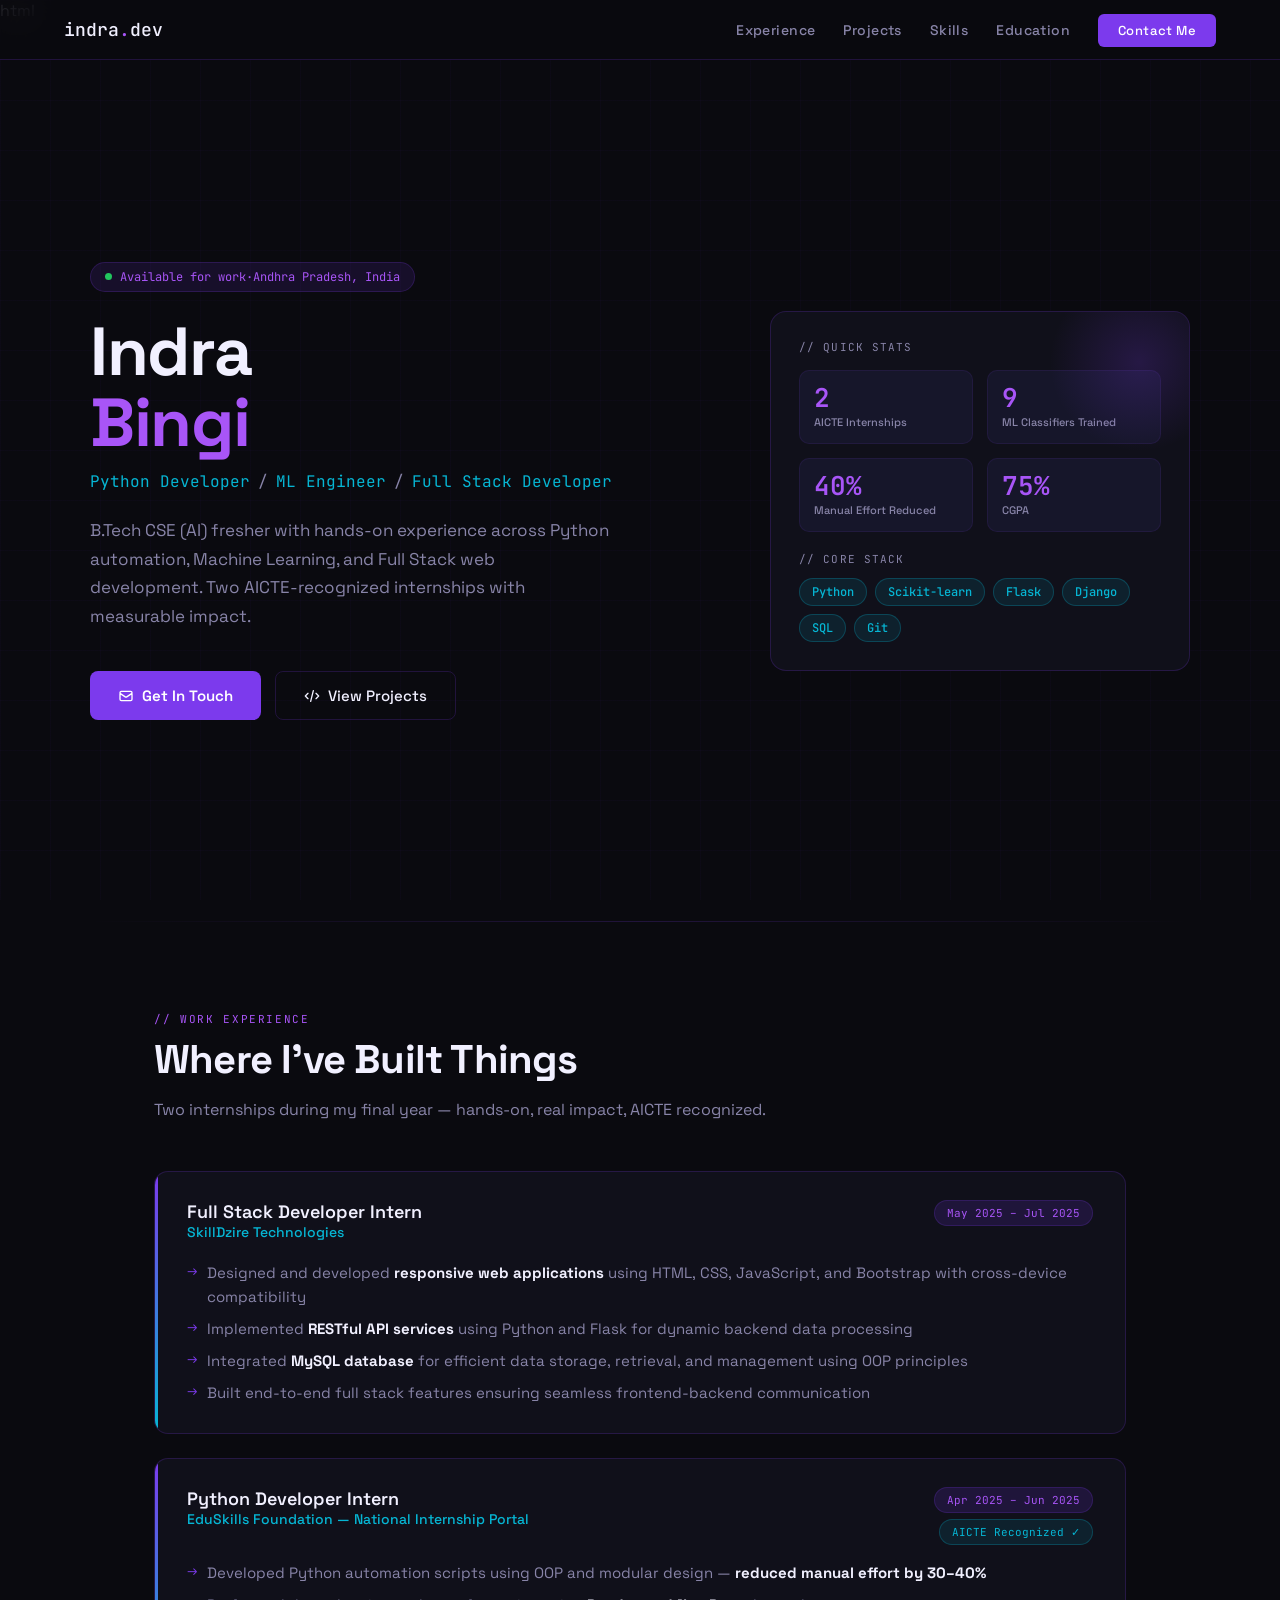
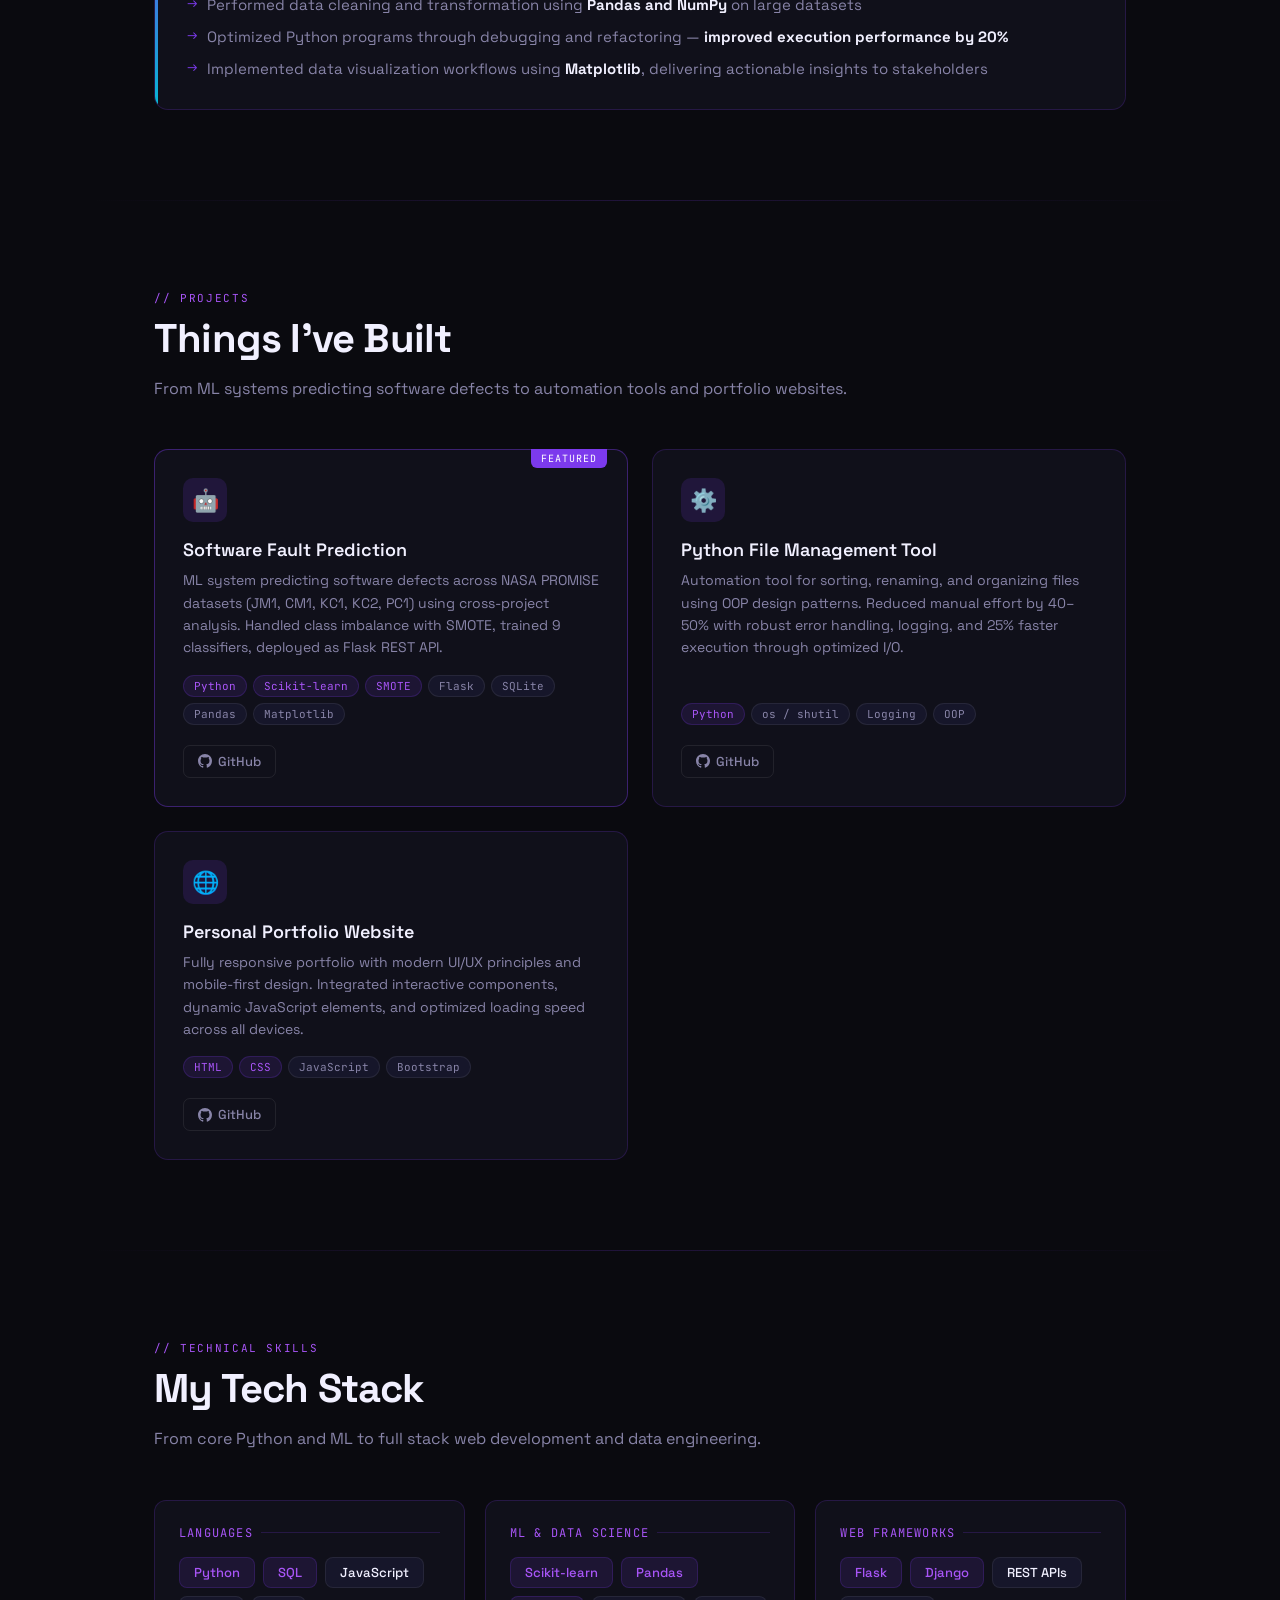
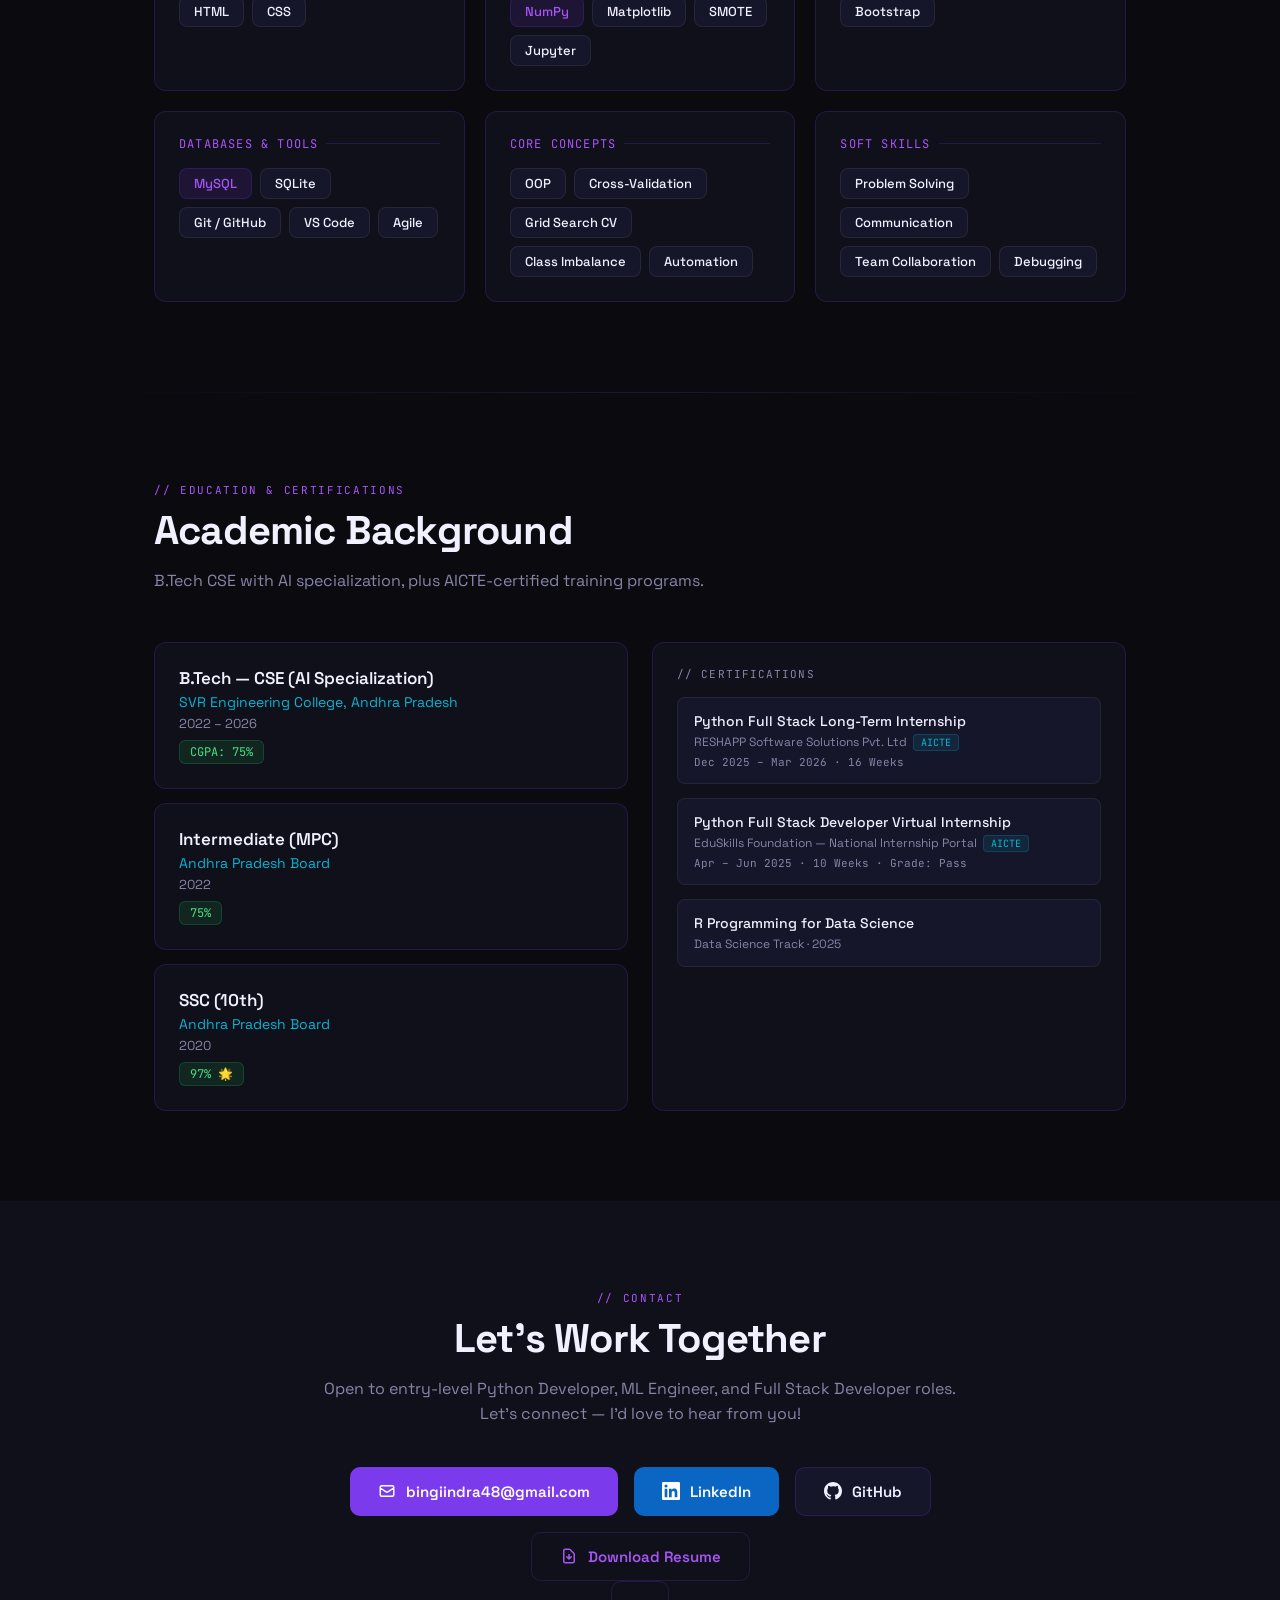
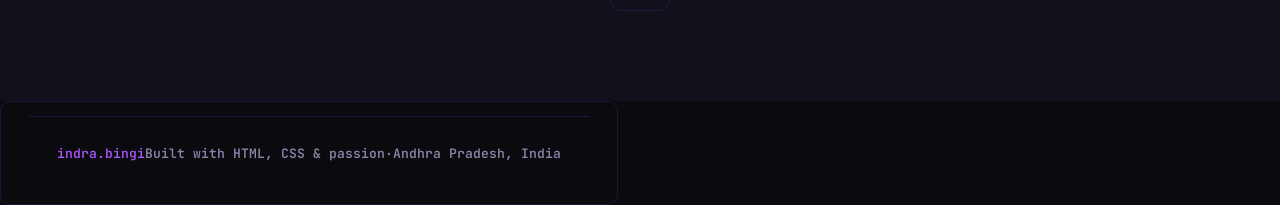
<file: index.html>
html

<!DOCTYPE html>
<html lang="en">
<head>
<meta charset="UTF-8">
<meta name="viewport" content="width=device-width, initial-scale=1.0">
<title>Indra Bingi — Python Developer & ML Engineer</title>
<link href="https://fonts.googleapis.com/css2?family=Space+Grotesk:wght@300;400;500;600;700&family=JetBrains+Mono:wght@400;500&display=swap" rel="stylesheet">
<style>
  :root {
    --bg: #0a0a0f;
    --bg2: #10101a;
    --bg3: #16162a;
    --accent: #7c3aed;
    --accent2: #a855f7;
    --accent3: #06b6d4;
    --text: #f1f0ff;
    --muted: #8884a8;
    --border: rgba(124, 58, 237, 0.2);
    --glow: rgba(124, 58, 237, 0.15);
  }
  * { margin: 0; padding: 0; box-sizing: border-box; }
  html { scroll-behavior: smooth; }
  body {
    font-family: 'Space Grotesk', sans-serif;
    background: var(--bg);
    color: var(--text);
    overflow-x: hidden;
  }
  code, .mono { font-family: 'JetBrains Mono', monospace; }

  /* GRID BACKGROUND */
  body::before {
    content: '';
    position: fixed;
    inset: 0;
    background-image:
      linear-gradient(rgba(124, 58, 237, 0.03) 1px, transparent 1px),
      linear-gradient(90deg, rgba(124, 58, 237, 0.03) 1px, transparent 1px);
    background-size: 50px 50px;
    pointer-events: none;
    z-index: 0;
  }

  /* NAV */
  nav {
    position: fixed;
    top: 0; left: 0; right: 0;
    z-index: 100;
    padding: 18px 5%;
    display: flex;
    align-items: center;
    justify-content: space-between;
    background: rgba(10, 10, 15, 0.85);
    backdrop-filter: blur(16px);
    border-bottom: 1px solid var(--border);
  }
  .nav-logo {
    font-family: 'JetBrains Mono', monospace;
    font-size: 18px;
    font-weight: 500;
    color: var(--text);
    text-decoration: none;
  }
  .nav-logo span { color: var(--accent2); }
  .nav-links { display: flex; gap: 28px; list-style: none; }
  .nav-links a {
    color: var(--muted);
    text-decoration: none;
    font-size: 14px;
    font-weight: 500;
    letter-spacing: 0.03em;
    transition: color 0.2s;
  }
  .nav-links a:hover { color: var(--accent2); }
  .nav-cta {
    background: var(--accent);
    color: #fff !important;
    padding: 8px 20px;
    border-radius: 6px;
    font-size: 13px !important;
    transition: background 0.2s, transform 0.15s !important;
  }
  .nav-cta:hover { background: var(--accent2) !important; transform: translateY(-1px); }

  /* SECTIONS COMMON */
  section { position: relative; z-index: 1; }

  /* HERO */
  #hero {
    min-height: 100vh;
    display: flex;
    align-items: center;
    padding: 120px 5% 80px;
  }
  .hero-inner {
    max-width: 1100px;
    margin: 0 auto;
    display: grid;
    grid-template-columns: 1fr 420px;
    gap: 60px;
    align-items: center;
    width: 100%;
  }
  .hero-tag {
    display: inline-flex;
    align-items: center;
    gap: 8px;
    background: rgba(124, 58, 237, 0.12);
    border: 1px solid var(--border);
    border-radius: 100px;
    padding: 6px 14px;
    font-size: 12px;
    font-family: 'JetBrains Mono', monospace;
    color: var(--accent2);
    margin-bottom: 24px;
  }
  .hero-tag::before {
    content: '';
    width: 7px; height: 7px;
    border-radius: 50%;
    background: #22c55e;
    animation: pulse 2s infinite;
  }
  @keyframes pulse {
    0%, 100% { opacity: 1; }
    50% { opacity: 0.4; }
  }
  .hero-name {
    font-size: clamp(42px, 6vw, 68px);
    font-weight: 700;
    line-height: 1.05;
    margin-bottom: 12px;
    letter-spacing: -0.02em;
  }
  .hero-name .accent { color: var(--accent2); }
  .hero-roles {
    font-family: 'JetBrains Mono', monospace;
    font-size: 16px;
    color: var(--accent3);
    margin-bottom: 24px;
    display: flex;
    align-items: center;
    gap: 8px;
    flex-wrap: wrap;
  }
  .hero-roles .sep { color: var(--muted); }
  .hero-desc {
    font-size: 17px;
    color: var(--muted);
    line-height: 1.7;
    max-width: 520px;
    margin-bottom: 40px;
  }
  .hero-btns { display: flex; gap: 14px; flex-wrap: wrap; }
  .btn-primary {
    display: inline-flex;
    align-items: center;
    gap: 8px;
    background: var(--accent);
    color: #fff;
    padding: 14px 28px;
    border-radius: 8px;
    text-decoration: none;
    font-weight: 600;
    font-size: 15px;
    transition: background 0.2s, transform 0.15s;
  }
  .btn-primary:hover { background: var(--accent2); transform: translateY(-2px); }
  .btn-secondary {
    display: inline-flex;
    align-items: center;
    gap: 8px;
    background: transparent;
    color: var(--text);
    padding: 14px 28px;
    border-radius: 8px;
    border: 1px solid var(--border);
    text-decoration: none;
    font-weight: 500;
    font-size: 15px;
    transition: border-color 0.2s, background 0.2s, transform 0.15s;
  }
  .btn-secondary:hover { border-color: var(--accent2); background: var(--glow); transform: translateY(-2px); }

  .hero-card {
    background: var(--bg2);
    border: 1px solid var(--border);
    border-radius: 16px;
    padding: 28px;
    position: relative;
    overflow: hidden;
  }
  .hero-card::before {
    content: '';
    position: absolute;
    top: -40px; right: -40px;
    width: 180px; height: 180px;
    border-radius: 50%;
    background: radial-gradient(circle, rgba(124,58,237,0.2) 0%, transparent 70%);
    pointer-events: none;
  }
  .card-title {
    font-family: 'JetBrains Mono', monospace;
    font-size: 11px;
    text-transform: uppercase;
    letter-spacing: 0.1em;
    color: var(--muted);
    margin-bottom: 16px;
  }
  .stat-grid { display: grid; grid-template-columns: 1fr 1fr; gap: 14px; margin-bottom: 20px; }
  .stat-box {
    background: var(--bg3);
    border-radius: 10px;
    padding: 14px;
    border: 1px solid rgba(124,58,237,0.1);
  }
  .stat-num {
    font-family: 'JetBrains Mono', monospace;
    font-size: 26px;
    font-weight: 600;
    color: var(--accent2);
    line-height: 1;
    margin-bottom: 4px;
  }
  .stat-label { font-size: 11px; color: var(--muted); font-weight: 500; }
  .skill-tags { display: flex; flex-wrap: wrap; gap: 8px; }
  .skill-tag {
    background: rgba(6, 182, 212, 0.1);
    border: 1px solid rgba(6, 182, 212, 0.25);
    color: var(--accent3);
    padding: 5px 12px;
    border-radius: 100px;
    font-size: 12px;
    font-family: 'JetBrains Mono', monospace;
    font-weight: 500;
  }

  /* SECTIONS */
  .section-wrap { max-width: 1100px; margin: 0 auto; padding: 90px 5%; }
  .section-label {
    font-family: 'JetBrains Mono', monospace;
    font-size: 11px;
    text-transform: uppercase;
    letter-spacing: 0.15em;
    color: var(--accent2);
    margin-bottom: 8px;
  }
  .section-title {
    font-size: clamp(28px, 4vw, 40px);
    font-weight: 700;
    letter-spacing: -0.02em;
    margin-bottom: 12px;
  }
  .section-sub { font-size: 16px; color: var(--muted); line-height: 1.6; margin-bottom: 48px; }

  /* EXPERIENCE */
  .exp-list { display: flex; flex-direction: column; gap: 24px; }
  .exp-card {
    background: var(--bg2);
    border: 1px solid var(--border);
    border-radius: 14px;
    padding: 28px 32px;
    transition: border-color 0.2s, transform 0.2s;
    position: relative;
    overflow: hidden;
  }
  .exp-card::before {
    content: '';
    position: absolute;
    left: 0; top: 0; bottom: 0;
    width: 3px;
    background: linear-gradient(to bottom, var(--accent), var(--accent3));
    border-radius: 3px 0 0 3px;
  }
  .exp-card:hover { border-color: rgba(124,58,237,0.45); transform: translateX(4px); }
  .exp-header { display: flex; justify-content: space-between; align-items: flex-start; flex-wrap: wrap; gap: 12px; margin-bottom: 8px; }
  .exp-title { font-size: 18px; font-weight: 600; }
  .exp-company { font-size: 14px; color: var(--accent3); font-weight: 500; margin-bottom: 4px; }
  .exp-badge {
    background: rgba(124,58,237,0.15);
    border: 1px solid var(--border);
    color: var(--accent2);
    padding: 5px 12px;
    border-radius: 100px;
    font-size: 11px;
    font-family: 'JetBrains Mono', monospace;
    white-space: nowrap;
  }
  .exp-aicte {
    background: rgba(6,182,212,0.1);
    border-color: rgba(6,182,212,0.25);
    color: var(--accent3);
  }
  .exp-bullets { margin-top: 16px; padding-left: 0; list-style: none; display: flex; flex-direction: column; gap: 8px; }
  .exp-bullets li {
    font-size: 15px;
    color: var(--muted);
    line-height: 1.6;
    padding-left: 20px;
    position: relative;
  }
  .exp-bullets li::before {
    content: '→';
    position: absolute;
    left: 0;
    color: var(--accent);
    font-size: 13px;
  }
  .exp-bullets strong { color: var(--text); }

  /* PROJECTS */
  .projects-grid { display: grid; grid-template-columns: repeat(auto-fit, minmax(320px, 1fr)); gap: 24px; }
  .proj-card {
    background: var(--bg2);
    border: 1px solid var(--border);
    border-radius: 14px;
    padding: 28px;
    display: flex;
    flex-direction: column;
    transition: border-color 0.2s, transform 0.2s;
  }
  .proj-card:hover { border-color: rgba(124,58,237,0.5); transform: translateY(-4px); }
  .proj-icon {
    width: 44px; height: 44px;
    background: rgba(124,58,237,0.15);
    border-radius: 10px;
    display: flex;
    align-items: center;
    justify-content: center;
    font-size: 22px;
    margin-bottom: 16px;
  }
  .proj-title { font-size: 18px; font-weight: 600; margin-bottom: 8px; }
  .proj-desc { font-size: 14px; color: var(--muted); line-height: 1.6; margin-bottom: 16px; flex: 1; }
  .proj-stack { display: flex; flex-wrap: wrap; gap: 6px; margin-bottom: 20px; }
  .proj-tag {
    background: var(--bg3);
    color: var(--muted);
    padding: 3px 10px;
    border-radius: 100px;
    font-size: 11px;
    font-family: 'JetBrains Mono', monospace;
    border: 1px solid rgba(255,255,255,0.07);
  }
  .proj-tag.highlight {
    background: rgba(124,58,237,0.12);
    color: var(--accent2);
    border-color: var(--border);
  }
  .proj-links { display: flex; gap: 10px; margin-top: auto; }
  .proj-link {
    display: inline-flex;
    align-items: center;
    gap: 6px;
    color: var(--muted);
    text-decoration: none;
    font-size: 13px;
    font-weight: 500;
    padding: 7px 14px;
    border: 1px solid rgba(255,255,255,0.08);
    border-radius: 7px;
    transition: color 0.2s, border-color 0.2s;
  }
  .proj-link:hover { color: var(--accent2); border-color: var(--border); }
  .proj-feat {
    border-color: rgba(124,58,237,0.4);
    position: relative;
  }
  .proj-feat::before {
    content: 'FEATURED';
    position: absolute;
    top: -1px; right: 20px;
    font-size: 10px;
    font-family: 'JetBrains Mono', monospace;
    letter-spacing: 0.1em;
    background: var(--accent);
    color: #fff;
    padding: 3px 10px;
    border-radius: 0 0 6px 6px;
  }

  /* SKILLS */
  .skills-grid { display: grid; grid-template-columns: repeat(auto-fit, minmax(280px, 1fr)); gap: 20px; }
  .skill-group {
    background: var(--bg2);
    border: 1px solid var(--border);
    border-radius: 12px;
    padding: 24px;
  }
  .skill-group-title {
    font-family: 'JetBrains Mono', monospace;
    font-size: 12px;
    text-transform: uppercase;
    letter-spacing: 0.1em;
    color: var(--accent2);
    margin-bottom: 16px;
    display: flex;
    align-items: center;
    gap: 8px;
  }
  .skill-group-title::after {
    content: '';
    flex: 1;
    height: 1px;
    background: var(--border);
  }
  .skill-pills { display: flex; flex-wrap: wrap; gap: 8px; }
  .skill-pill {
    background: var(--bg3);
    border: 1px solid rgba(255,255,255,0.07);
    color: var(--text);
    padding: 6px 14px;
    border-radius: 8px;
    font-size: 13px;
    font-weight: 500;
    transition: border-color 0.2s, background 0.2s;
  }
  .skill-pill:hover { border-color: var(--accent); background: var(--glow); }
  .skill-pill.core {
    background: rgba(124,58,237,0.12);
    border-color: var(--border);
    color: var(--accent2);
  }

  /* EDUCATION & CERTS */
  .edu-certs-grid { display: grid; grid-template-columns: 1fr 1fr; gap: 24px; }
  .edu-card, .cert-card {
    background: var(--bg2);
    border: 1px solid var(--border);
    border-radius: 12px;
    padding: 24px;
  }
  .edu-degree { font-size: 17px; font-weight: 600; margin-bottom: 4px; }
  .edu-school { font-size: 14px; color: var(--accent3); margin-bottom: 4px; }
  .edu-meta { font-size: 13px; color: var(--muted); }
  .edu-cgpa {
    display: inline-block;
    background: rgba(34,197,94,0.12);
    color: #4ade80;
    border: 1px solid rgba(34,197,94,0.2);
    padding: 3px 10px;
    border-radius: 6px;
    font-size: 12px;
    font-family: 'JetBrains Mono', monospace;
    margin-top: 8px;
  }
  .certs-list { display: flex; flex-direction: column; gap: 14px; }
  .cert-item { padding: 14px 16px; background: var(--bg3); border-radius: 8px; border: 1px solid rgba(255,255,255,0.06); }
  .cert-name { font-size: 14px; font-weight: 500; margin-bottom: 4px; }
  .cert-issuer { font-size: 12px; color: var(--muted); display: flex; align-items: center; gap: 6px; }
  .cert-aicte {
    display: inline-block;
    background: rgba(6,182,212,0.1);
    color: var(--accent3);
    border: 1px solid rgba(6,182,212,0.2);
    padding: 1px 7px;
    border-radius: 4px;
    font-size: 10px;
    font-family: 'JetBrains Mono', monospace;
  }

  /* CONTACT */
  #contact { background: var(--bg2); }
  .contact-inner {
    max-width: 800px;
    margin: 0 auto;
    padding: 90px 5%;
    text-align: center;
  }
  .contact-links { display: flex; justify-content: center; flex-wrap: wrap; gap: 16px; margin-top: 40px; }
  .contact-btn {
    display: inline-flex;
    align-items: center;
    gap: 10px;
    padding: 14px 28px;
    border-radius: 10px;
    text-decoration: none;
    font-weight: 600;
    font-size: 15px;
    transition: transform 0.15s, background 0.2s;
  }
  .contact-btn:hover { transform: translateY(-3px); }
  .contact-btn.email { background: var(--accent); color: #fff; }
  .contact-btn.email:hover { background: var(--accent2); }
  .contact-btn.linkedin { background: #0a66c2; color: #fff; }
  .contact-btn.linkedin:hover { background: #0856a8; }
  .contact-btn.github { background: var(--bg3); color: var(--text); border: 1px solid var(--border); }
  .contact-btn.github:hover { background: var(--glow); border-color: var(--accent2); }
  .contact-btn.resume { background: transparent; color: var(--accent2); border: 1px solid var(--border); }
  .contact-btn.resume:hover { background: var(--glow); border-color: var(--accent2); }

  /* FOOTER */
  footer {
    text-align: center;
    padding: 28px;
    font-size: 13px;
    color: var(--muted);
    border-top: 1px solid var(--border);
    font-family: 'JetBrains Mono', monospace;
    position: relative;
    z-index: 1;
  }
  footer span { color: var(--accent2); }

  /* DIVIDER */
  .divider {
    height: 1px;
    background: linear-gradient(to right, transparent, var(--border), transparent);
    max-width: 1100px;
    margin: 0 auto;
  }

  /* MOBILE */
  @media (max-width: 800px) {
    .hero-inner { grid-template-columns: 1fr; }
    .hero-card { display: none; }
    .edu-certs-grid { grid-template-columns: 1fr; }
    .nav-links { display: none; }
  }
</style>
</head>
<body>

<!-- NAV -->
<nav>
  <a href="#hero" class="nav-logo">indra<span>.</span>dev</a>
  <ul class="nav-links">
    <li><a href="#experience">Experience</a></li>
    <li><a href="#projects">Projects</a></li>
    <li><a href="#skills">Skills</a></li>
    <li><a href="#education">Education</a></li>
    <li><a href="#contact" class="nav-cta">Contact Me</a></li>
  </ul>
</nav>

<!-- HERO -->
<section id="hero">
  <div class="hero-inner">
    <div>
      <div class="hero-tag">Available for work·Andhra Pradesh, India</div>
      <h1 class="hero-name">Indra<br><span class="accent">Bingi</span></h1>
      <div class="hero-roles">
        <span>Python Developer</span>
        <span class="sep">/</span>
        <span>ML Engineer</span>
        <span class="sep">/</span>
        <span>Full Stack Developer</span>
      </div>
      <p class="hero-desc">
        B.Tech CSE (AI) fresher with hands-on experience across Python automation, Machine Learning, and Full Stack web development. Two AICTE-recognized internships with measurable impact.
      </p>
      <div class="hero-btns">
        <a href="#contact" class="btn-primary">
          <svg width="16" height="16" fill="none" viewBox="0 0 24 24" stroke="currentColor" stroke-width="2"><path stroke-linecap="round" stroke-linejoin="round" d="M3 8l7.89 5.26a2 2 0 002.22 0L21 8M5 19h14a2 2 0 002-2V7a2 2 0 00-2-2H5a2 2 0 00-2 2v10a2 2 0 002 2z"/></svg>
          Get In Touch
        </a>
        <a href="#projects" class="btn-secondary">
          <svg width="16" height="16" fill="none" viewBox="0 0 24 24" stroke="currentColor" stroke-width="2"><path stroke-linecap="round" stroke-linejoin="round" d="M10 20l4-16m4 4l4 4-4 4M6 16l-4-4 4-4"/></svg>
          View Projects
        </a>
      </div>
    </div>
    <div class="hero-card">
      <div class="card-title">// quick stats</div>
      <div class="stat-grid">
        <div class="stat-box">
          <div class="stat-num">2</div>
          <div class="stat-label">AICTE Internships</div>
        </div>
        <div class="stat-box">
          <div class="stat-num">9</div>
          <div class="stat-label">ML Classifiers Trained</div>
        </div>
        <div class="stat-box">
          <div class="stat-num">40%</div>
          <div class="stat-label">Manual Effort Reduced</div>
        </div>
        <div class="stat-box">
          <div class="stat-num">75%</div>
          <div class="stat-label">CGPA</div>
        </div>
      </div>
      <div class="card-title" style="margin-bottom: 12px;">// core stack</div>
      <div class="skill-tags">
        <span class="skill-tag">Python</span>
        <span class="skill-tag">Scikit-learn</span>
        <span class="skill-tag">Flask</span>
        <span class="skill-tag">Django</span>
        <span class="skill-tag">SQL</span>
        <span class="skill-tag">Git</span>
      </div>
    </div>
  </div>
</section>

<div class="divider"></div>

<!-- EXPERIENCE -->
<section id="experience">
  <div class="section-wrap">
    <div class="section-label">// work experience</div>
    <h2 class="section-title">Where I've Built Things</h2>
    <p class="section-sub">Two internships during my final year — hands-on, real impact, AICTE recognized.</p>

    <div class="exp-list">

      <div class="exp-card">
        <div class="exp-header">
          <div>
            <div class="exp-title">Full Stack Developer Intern</div>
            <div class="exp-company">SkillDzire Technologies</div>
          </div>
          <span class="exp-badge">May 2025 – Jul 2025</span>
        </div>
        <ul class="exp-bullets">
          <li>Designed and developed <strong>responsive web applications</strong> using HTML, CSS, JavaScript, and Bootstrap with cross-device compatibility</li>
          <li>Implemented <strong>RESTful API services</strong> using Python and Flask for dynamic backend data processing</li>
          <li>Integrated <strong>MySQL database</strong> for efficient data storage, retrieval, and management using OOP principles</li>
          <li>Built end-to-end full stack features ensuring seamless frontend-backend communication</li>
        </ul>
      </div>

      <div class="exp-card">
        <div class="exp-header">
          <div>
            <div class="exp-title">Python Developer Intern</div>
            <div class="exp-company">EduSkills Foundation — National Internship Portal</div>
          </div>
          <div style="display:flex;flex-direction:column;align-items:flex-end;gap:6px;">
            <span class="exp-badge">Apr 2025 – Jun 2025</span>
            <span class="exp-badge exp-aicte">AICTE Recognized ✓</span>
          </div>
        </div>
        <ul class="exp-bullets">
          <li>Developed Python automation scripts using OOP and modular design — <strong>reduced manual effort by 30–40%</strong></li>
          <li>Performed data cleaning and transformation using <strong>Pandas and NumPy</strong> on large datasets</li>
          <li>Optimized Python programs through debugging and refactoring — <strong>improved execution performance by 20%</strong></li>
          <li>Implemented data visualization workflows using <strong>Matplotlib</strong>, delivering actionable insights to stakeholders</li>
        </ul>
      </div>

    </div>
  </div>
</section>

<div class="divider"></div>

<!-- PROJECTS -->
<section id="projects">
  <div class="section-wrap">
    <div class="section-label">// projects</div>
    <h2 class="section-title">Things I've Built</h2>
    <p class="section-sub">From ML systems predicting software defects to automation tools and portfolio websites.</p>

    <div class="projects-grid">

      <div class="proj-card proj-feat">
        <div class="proj-icon">🤖</div>
        <div class="proj-title">Software Fault Prediction</div>
        <div class="proj-desc">
          ML system predicting software defects across NASA PROMISE datasets (JM1, CM1, KC1, KC2, PC1) using cross-project analysis. Handled class imbalance with SMOTE, trained 9 classifiers, deployed as Flask REST API.
        </div>
        <div class="proj-stack">
          <span class="proj-tag highlight">Python</span>
          <span class="proj-tag highlight">Scikit-learn</span>
          <span class="proj-tag highlight">SMOTE</span>
          <span class="proj-tag">Flask</span>
          <span class="proj-tag">SQLite</span>
          <span class="proj-tag">Pandas</span>
          <span class="proj-tag">Matplotlib</span>
        </div>
        <div class="proj-links">
          <a href="https://github.com/bingiindra48-maker" target="_blank" class="proj-link">
            <svg width="14" height="14" fill="currentColor" viewBox="0 0 24 24"><path d="M12 0C5.374 0 0 5.373 0 12c0 5.302 3.438 9.8 8.207 11.387.599.111.793-.261.793-.577v-2.234c-3.338.726-4.033-1.416-4.033-1.416-.546-1.387-1.333-1.756-1.333-1.756-1.089-.745.083-.729.083-.729 1.205.084 1.839 1.237 1.839 1.237 1.07 1.834 2.807 1.304 3.492.997.107-.775.418-1.305.762-1.604-2.665-.305-5.467-1.334-5.467-5.931 0-1.311.469-2.381 1.236-3.221-.124-.303-.535-1.524.117-3.176 0 0 1.008-.322 3.301 1.23A11.509 11.509 0 0112 5.803c1.02.005 2.047.138 3.006.404 2.291-1.552 3.297-1.23 3.297-1.23.653 1.653.242 2.874.118 3.176.77.84 1.235 1.911 1.235 3.221 0 4.609-2.807 5.624-5.479 5.921.43.372.823 1.102.823 2.222v3.293c0 .319.192.694.801.576C20.566 21.797 24 17.3 24 12c0-6.627-5.373-12-12-12z"/></svg>
            GitHub
          </a>
        </div>
      </div>

      <div class="proj-card">
        <div class="proj-icon">⚙️</div>
        <div class="proj-title">Python File Management Tool</div>
        <div class="proj-desc">
          Automation tool for sorting, renaming, and organizing files using OOP design patterns. Reduced manual effort by 40–50% with robust error handling, logging, and 25% faster execution through optimized I/O.
        </div>
        <div class="proj-stack">
          <span class="proj-tag highlight">Python</span>
          <span class="proj-tag">os / shutil</span>
          <span class="proj-tag">Logging</span>
          <span class="proj-tag">OOP</span>
        </div>
        <div class="proj-links">
          <a href="https://github.com/bingiindra48-maker" target="_blank" class="proj-link">
            <svg width="14" height="14" fill="currentColor" viewBox="0 0 24 24"><path d="M12 0C5.374 0 0 5.373 0 12c0 5.302 3.438 9.8 8.207 11.387.599.111.793-.261.793-.577v-2.234c-3.338.726-4.033-1.416-4.033-1.416-.546-1.387-1.333-1.756-1.333-1.756-1.089-.745.083-.729.083-.729 1.205.084 1.839 1.237 1.839 1.237 1.07 1.834 2.807 1.304 3.492.997.107-.775.418-1.305.762-1.604-2.665-.305-5.467-1.334-5.467-5.931 0-1.311.469-2.381 1.236-3.221-.124-.303-.535-1.524.117-3.176 0 0 1.008-.322 3.301 1.23A11.509 11.509 0 0112 5.803c1.02.005 2.047.138 3.006.404 2.291-1.552 3.297-1.23 3.297-1.23.653 1.653.242 2.874.118 3.176.77.84 1.235 1.911 1.235 3.221 0 4.609-2.807 5.624-5.479 5.921.43.372.823 1.102.823 2.222v3.293c0 .319.192.694.801.576C20.566 21.797 24 17.3 24 12c0-6.627-5.373-12-12-12z"/></svg>
            GitHub
          </a>
        </div>
      </div>

      <div class="proj-card">
        <div class="proj-icon">🌐</div>
        <div class="proj-title">Personal Portfolio Website</div>
        <div class="proj-desc">
          Fully responsive portfolio with modern UI/UX principles and mobile-first design. Integrated interactive components, dynamic JavaScript elements, and optimized loading speed across all devices.
        </div>
        <div class="proj-stack">
          <span class="proj-tag highlight">HTML</span>
          <span class="proj-tag highlight">CSS</span>
          <span class="proj-tag">JavaScript</span>
          <span class="proj-tag">Bootstrap</span>
        </div>
        <div class="proj-links">
          <a href="https://github.com/bingiindra48-maker" target="_blank" class="proj-link">
            <svg width="14" height="14" fill="currentColor" viewBox="0 0 24 24"><path d="M12 0C5.374 0 0 5.373 0 12c0 5.302 3.438 9.8 8.207 11.387.599.111.793-.261.793-.577v-2.234c-3.338.726-4.033-1.416-4.033-1.416-.546-1.387-1.333-1.756-1.333-1.756-1.089-.745.083-.729.083-.729 1.205.084 1.839 1.237 1.839 1.237 1.07 1.834 2.807 1.304 3.492.997.107-.775.418-1.305.762-1.604-2.665-.305-5.467-1.334-5.467-5.931 0-1.311.469-2.381 1.236-3.221-.124-.303-.535-1.524.117-3.176 0 0 1.008-.322 3.301 1.23A11.509 11.509 0 0112 5.803c1.02.005 2.047.138 3.006.404 2.291-1.552 3.297-1.23 3.297-1.23.653 1.653.242 2.874.118 3.176.77.84 1.235 1.911 1.235 3.221 0 4.609-2.807 5.624-5.479 5.921.43.372.823 1.102.823 2.222v3.293c0 .319.192.694.801.576C20.566 21.797 24 17.3 24 12c0-6.627-5.373-12-12-12z"/></svg>
            GitHub
          </a>
        </div>
      </div>

    </div>
  </div>
</section>

<div class="divider"></div>

<!-- SKILLS -->
<section id="skills">
  <div class="section-wrap">
    <div class="section-label">// technical skills</div>
    <h2 class="section-title">My Tech Stack</h2>
    <p class="section-sub">From core Python and ML to full stack web development and data engineering.</p>

    <div class="skills-grid">
      <div class="skill-group">
        <div class="skill-group-title">Languages</div>
        <div class="skill-pills">
          <span class="skill-pill core">Python</span>
          <span class="skill-pill core">SQL</span>
          <span class="skill-pill">JavaScript</span>
          <span class="skill-pill">HTML</span>
          <span class="skill-pill">CSS</span>
        </div>
      </div>
      <div class="skill-group">
        <div class="skill-group-title">ML & Data Science</div>
        <div class="skill-pills">
          <span class="skill-pill core">Scikit-learn</span>
          <span class="skill-pill core">Pandas</span>
          <span class="skill-pill core">NumPy</span>
          <span class="skill-pill">Matplotlib</span>
          <span class="skill-pill">SMOTE</span>
          <span class="skill-pill">Jupyter</span>
        </div>
      </div>
      <div class="skill-group">
        <div class="skill-group-title">Web Frameworks</div>
        <div class="skill-pills">
          <span class="skill-pill core">Flask</span>
          <span class="skill-pill core">Django</span>
          <span class="skill-pill">REST APIs</span>
          <span class="skill-pill">Bootstrap</span>
        </div>
      </div>
      <div class="skill-group">
        <div class="skill-group-title">Databases & Tools</div>
        <div class="skill-pills">
          <span class="skill-pill core">MySQL</span>
          <span class="skill-pill">SQLite</span>
          <span class="skill-pill">Git / GitHub</span>
          <span class="skill-pill">VS Code</span>
          <span class="skill-pill">Agile</span>
        </div>
      </div>
      <div class="skill-group">
        <div class="skill-group-title">Core Concepts</div>
        <div class="skill-pills">
          <span class="skill-pill">OOP</span>
          <span class="skill-pill">Cross-Validation</span>
          <span class="skill-pill">Grid Search CV</span>
          <span class="skill-pill">Class Imbalance</span>
          <span class="skill-pill">Automation</span>
        </div>
      </div>
      <div class="skill-group">
        <div class="skill-group-title">Soft Skills</div>
        <div class="skill-pills">
          <span class="skill-pill">Problem Solving</span>
          <span class="skill-pill">Communication</span>
          <span class="skill-pill">Team Collaboration</span>
          <span class="skill-pill">Debugging</span>
        </div>
      </div>
    </div>
  </div>
</section>

<div class="divider"></div>

<!-- EDUCATION & CERTS -->
<section id="education">
  <div class="section-wrap">
    <div class="section-label">// education & certifications</div>
    <h2 class="section-title">Academic Background</h2>
    <p class="section-sub">B.Tech CSE with AI specialization, plus AICTE-certified training programs.</p>

    <div class="edu-certs-grid">
      <div>
        <div style="display:flex;flex-direction:column;gap:14px;">
          <div class="edu-card">
            <div class="edu-degree">B.Tech — CSE (AI Specialization)</div>
            <div class="edu-school">SVR Engineering College, Andhra Pradesh</div>
            <div class="edu-meta">2022 – 2026</div>
            <span class="edu-cgpa">CGPA: 75%</span>
          </div>
          <div class="edu-card">
            <div class="edu-degree">Intermediate (MPC)</div>
            <div class="edu-school">Andhra Pradesh Board</div>
            <div class="edu-meta">2022</div>
            <span class="edu-cgpa">75%</span>
          </div>
          <div class="edu-card">
            <div class="edu-degree">SSC (10th)</div>
            <div class="edu-school">Andhra Pradesh Board</div>
            <div class="edu-meta">2020</div>
            <span class="edu-cgpa">97% 🌟</span>
          </div>
        </div>
      </div>
      <div class="cert-card">
        <div class="card-title" style="margin-bottom:16px;">// certifications</div>
        <div class="certs-list">
          <div class="cert-item">
            <div class="cert-name">Python Full Stack Long-Term Internship</div>
            <div class="cert-issuer">
              RESHAPP Software Solutions Pvt. Ltd
              <span class="cert-aicte">AICTE</span>
            </div>
            <div style="font-size:11px;color:var(--muted);margin-top:4px;font-family:'JetBrains Mono',monospace;">Dec 2025 – Mar 2026 · 16 Weeks</div>
          </div>
          <div class="cert-item">
            <div class="cert-name">Python Full Stack Developer Virtual Internship</div>
            <div class="cert-issuer">
              EduSkills Foundation — National Internship Portal
              <span class="cert-aicte">AICTE</span>
            </div>
            <div style="font-size:11px;color:var(--muted);margin-top:4px;font-family:'JetBrains Mono',monospace;">Apr – Jun 2025 · 10 Weeks · Grade: Pass</div>
          </div>
          <div class="cert-item">
            <div class="cert-name">R Programming for Data Science</div>
            <div class="cert-issuer">Data Science Track · 2025</div>
          </div>
        </div>
      </div>
    </div>
  </div>
</section>

<!-- CONTACT -->
<section id="contact">
  <div class="contact-inner">
    <div class="section-label" style="text-align:center;">// contact</div>
    <h2 class="section-title">Let's Work Together</h2>
    <p class="section-sub" style="margin-bottom:0;">
      Open to entry-level Python Developer, ML Engineer, and Full Stack Developer roles.<br>
      Let's connect — I'd love to hear from you!
    </p>
    <div class="contact-links">
      <a href="mailto:bingiindra48@gmail.com" class="contact-btn email">
        <svg width="18" height="18" fill="none" viewBox="0 0 24 24" stroke="currentColor" stroke-width="2"><path stroke-linecap="round" stroke-linejoin="round" d="M3 8l7.89 5.26a2 2 0 002.22 0L21 8M5 19h14a2 2 0 002-2V7a2 2 0 00-2-2H5a2 2 0 00-2 2v10a2 2 0 002 2z"/></svg>
        bingiindra48@gmail.com
      </a>
      <a href="https://www.linkedin.com/in/indra-bingi-01497531a?utm_source=share_via&utm_content=profile&utm_medium=member_android" target="_blank" class="contact-btn linkedin">
        <svg width="18" height="18" fill="currentColor" viewBox="0 0 24 24"><path d="M20.447 20.452h-3.554v-5.569c0-1.328-.027-3.037-1.852-3.037-1.853 0-2.136 1.445-2.136 2.939v5.667H9.351V9h3.414v1.561h.046c.477-.9 1.637-1.85 3.37-1.85 3.601 0 4.267 2.37 4.267 5.455v6.286zM5.337 7.433a2.062 2.062 0 01-2.063-2.065 2.064 2.064 0 112.063 2.065zm1.782 13.019H3.555V9h3.564v11.452zM22.225 0H1.771C.792 0 0 .774 0 1.729v20.542C0 23.227.792 24 1.771 24h20.451C23.2 24 24 23.227 24 22.271V1.729C24 .774 23.2 0 22.222 0h.003z"/></svg>
        LinkedIn
      </a>
      <a href="https://github.com/bingiindra48-maker" target="_blank" class="contact-btn github">
        <svg width="18" height="18" fill="currentColor" viewBox="0 0 24 24"><path d="M12 0C5.374 0 0 5.373 0 12c0 5.302 3.438 9.8 8.207 11.387.599.111.793-.261.793-.577v-2.234c-3.338.726-4.033-1.416-4.033-1.416-.546-1.387-1.333-1.756-1.333-1.756-1.089-.745.083-.729.083-.729 1.205.084 1.839 1.237 1.839 1.237 1.07 1.834 2.807 1.304 3.492.997.107-.775.418-1.305.762-1.604-2.665-.305-5.467-1.334-5.467-5.931 0-1.311.469-2.381 1.236-3.221-.124-.303-.535-1.524.117-3.176 0 0 1.008-.322 3.301 1.23A11.509 11.509 0 0112 5.803c1.02.005 2.047.138 3.006.404 2.291-1.552 3.297-1.23 3.297-1.23.653 1.653.242 2.874.118 3.176.77.84 1.235 1.911 1.235 3.221 0 4.609-2.807 5.624-5.479 5.921.43.372.823 1.102.823 2.222v3.293c0 .319.192.694.801.576C20.566 21.797 24 17.3 24 12c0-6.627-5.373-12-12-12z"/></svg>
        GitHub
      </a>
      <a href="INDRA_BINGI_ATS_Resume.pdf" download class="contact-btn resume">
        <svg width="18" height="18" fill="none" viewBox="0 0 24 24" stroke="currentColor" stroke-width="2"><path stroke-linecap="round" stroke-linejoin="round" d="M12 10v6m0 0l-3-3m3 3l3-3m2 8H7a2 2 0 01-2-2V5a2 2 0 012-2h5.586a1 1 0 01.707.293l5.414 5.414a1 1 0 01.293.707V19a2 2 0 01-2 2z"/></svg>
        Download Resume
  </div>
</section>

<footer>
  <span>indra.bingi</span>Built with HTML, CSS & passion·Andhra Pradesh, India
</footer>

</body>
</html>
</file>
